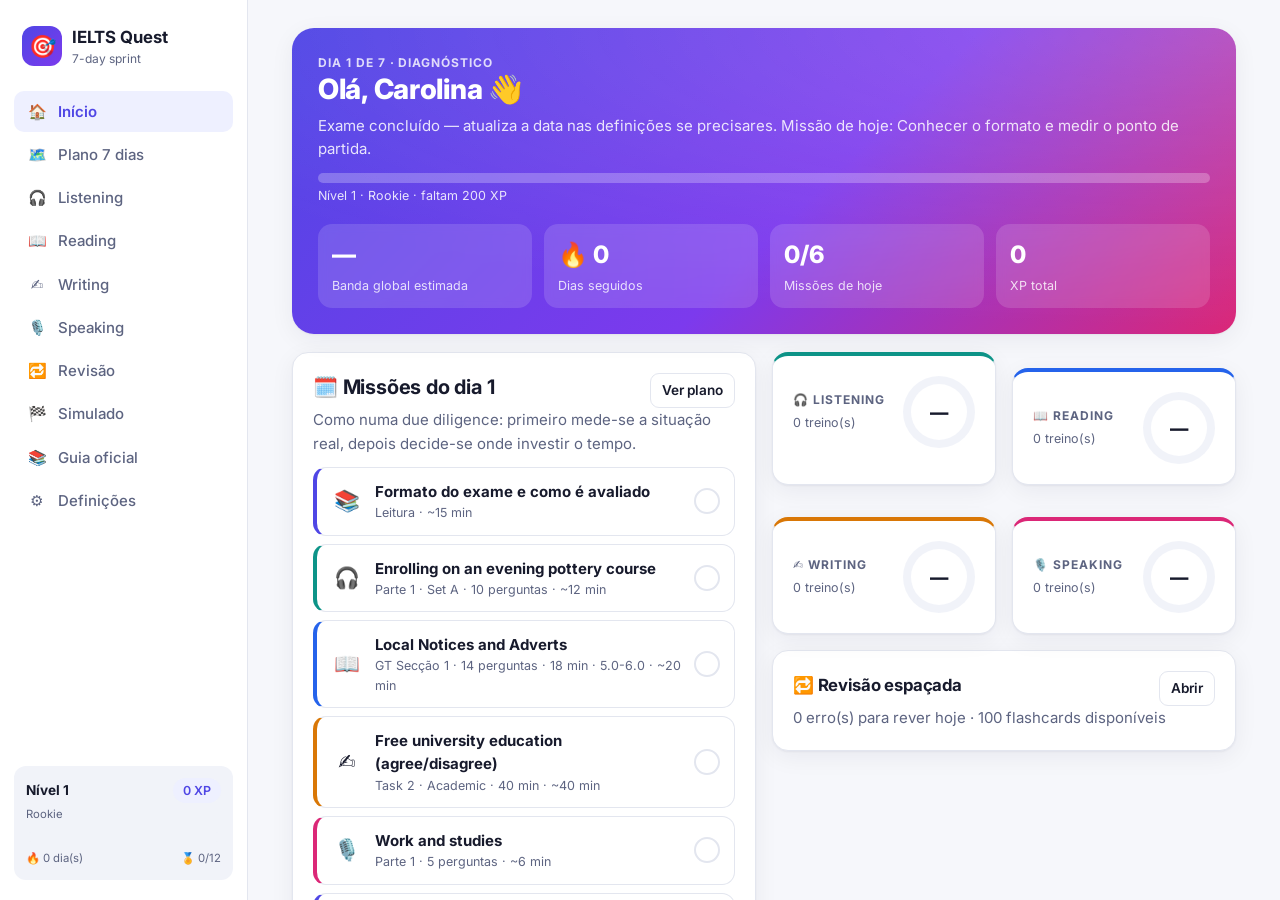
<file: index.html>
<!doctype html>
<html lang="pt-PT">
<head>
  <meta charset="utf-8">
  <meta name="viewport" content="width=device-width, initial-scale=1">
  <title>Learning Hub</title>
  <meta http-equiv="refresh" content="0; url=projects/01-ielts/app/">
  <style>body{font-family:system-ui,sans-serif;background:#f6f7fb;color:#171a2c;margin:0;padding:40px 16px;text-align:center}a{color:#4f46e5}</style>
</head>
<body>
  <p>A abrir o <a href="projects/01-ielts/app/">IELTS Quest</a>…</p>
</body>
</html>
</file>
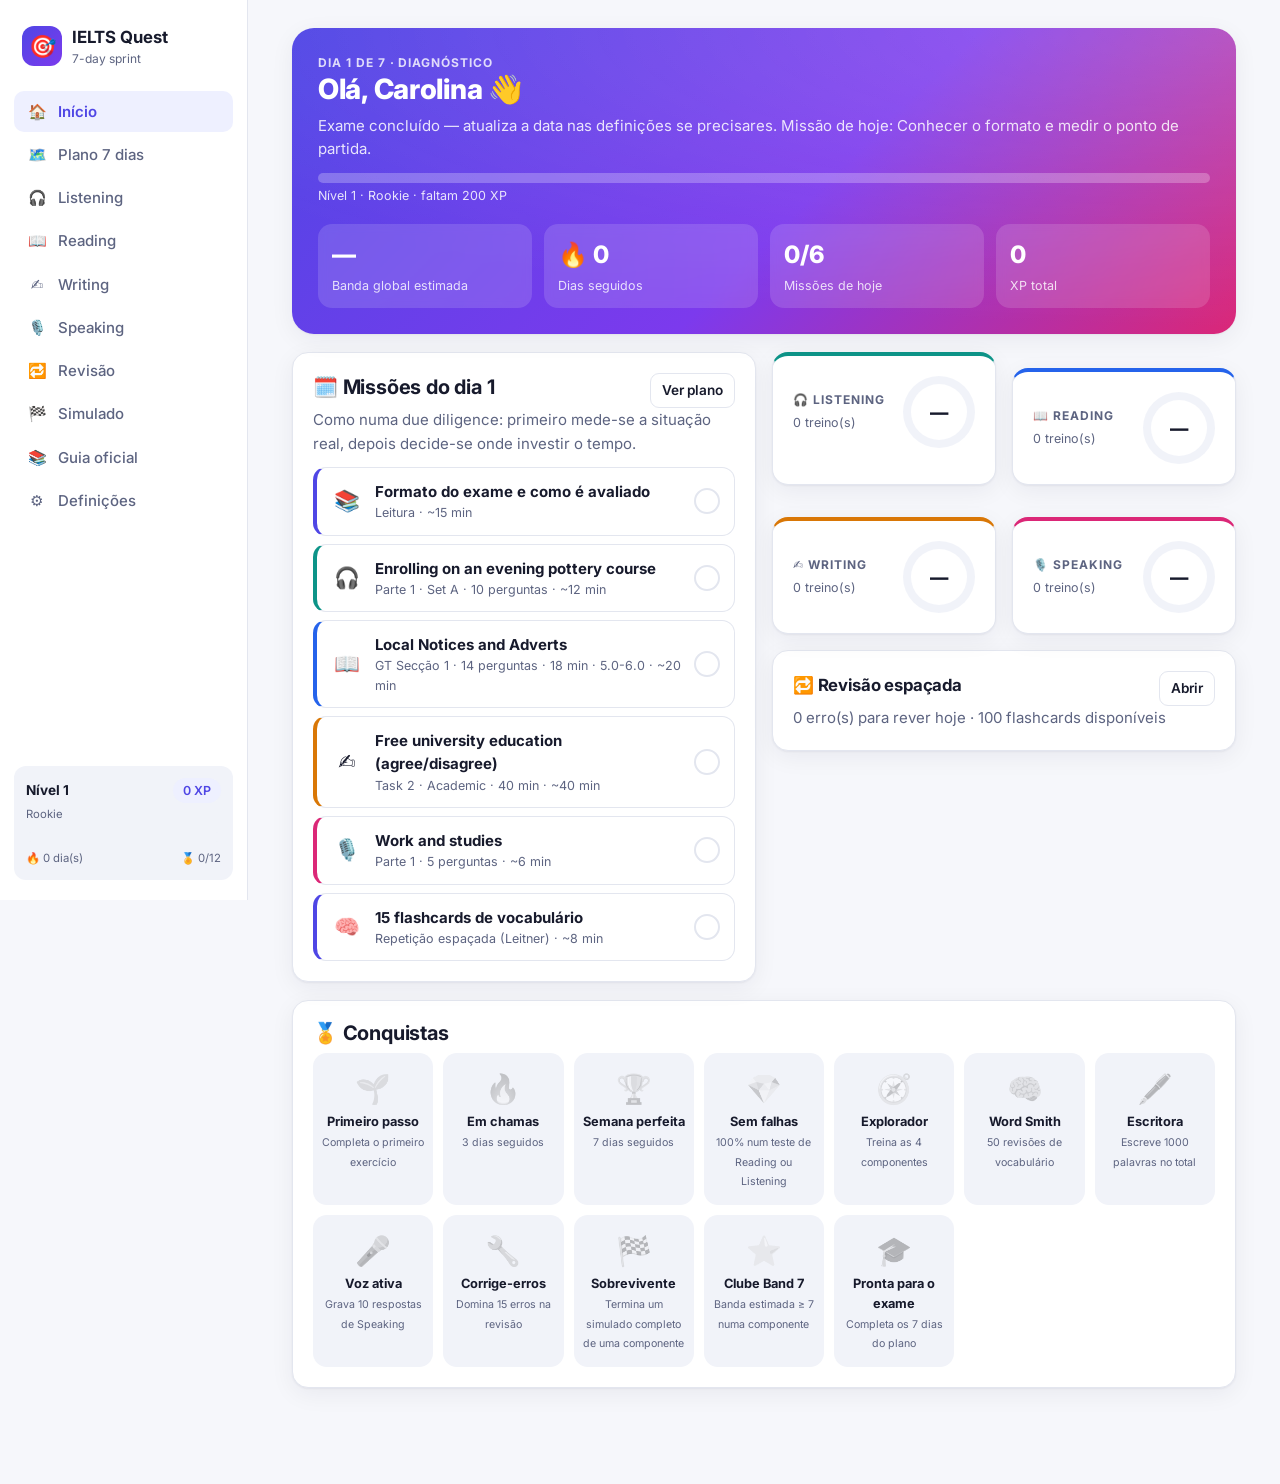
<file: projects/01-ielts/app/index.html>
<!doctype html>
<html lang="pt-PT">
<head>
  <meta charset="utf-8">
  <meta name="viewport" content="width=device-width, initial-scale=1, viewport-fit=cover">
  <title>IELTS Quest</title>
  <meta name="description" content="Plataforma gamificada de treino IELTS: plano de 7 dias, Listening, Reading, Writing e Speaking com feedback.">
  <meta name="theme-color" content="#4f46e5">
  <link rel="icon" href="data:image/svg+xml,<svg xmlns='http://www.w3.org/2000/svg' viewBox='0 0 100 100'><text y='.9em' font-size='90'>🎯</text></svg>">
  <link rel="preconnect" href="https://fonts.googleapis.com">
  <link href="https://fonts.googleapis.com/css2?family=Inter:wght@400;500;600;700;800&family=Source+Serif+4:opsz,wght@8..60,400;8..60,600&display=swap" rel="stylesheet">
  <link rel="stylesheet" href="styles.css">
</head>
<body>
  <div class="shell">
    <aside class="sidebar" id="sidebar">
      <a class="brand" href="#/">
        <span class="brand-mark">🎯</span>
        <span><b>IELTS Quest</b><small>7-day sprint</small></span>
      </a>
      <nav class="nav" id="nav">
        <a href="#/" data-route="home"><span>🏠</span>Início</a>
        <a href="#/plan" data-route="plan"><span>🗺️</span>Plano 7 dias</a>
        <a href="#/listening" data-route="listening"><span>🎧</span>Listening</a>
        <a href="#/reading" data-route="reading"><span>📖</span>Reading</a>
        <a href="#/writing" data-route="writing"><span>✍️</span>Writing</a>
        <a href="#/speaking" data-route="speaking"><span>🎙️</span>Speaking</a>
        <a href="#/review" data-route="review"><span>🔁</span>Revisão</a>
        <a href="#/mock" data-route="mock"><span>🏁</span>Simulado</a>
        <a href="#/guide" data-route="guide"><span>📚</span>Guia oficial</a>
        <a href="#/settings" data-route="settings"><span>⚙️</span>Definições</a>
      </nav>
      <div class="side-xp" id="sideXp"></div>
    </aside>
    <main class="main" id="main" tabindex="-1"></main>
  </div>
  <nav class="tabbar" id="tabbar">
    <a href="#/" data-route="home"><span>🏠</span>Início</a>
    <a href="#/plan" data-route="plan"><span>🗺️</span>Plano</a>
    <a href="#/review" data-route="review"><span>🔁</span>Revisão</a>
    <a href="#/mock" data-route="mock"><span>🏁</span>Simulado</a>
    <button type="button" id="moreBtn"><span>☰</span>Mais</button>
  </nav>
  <div class="toast-wrap" id="toasts" aria-live="polite"></div>
  <canvas id="confetti" aria-hidden="true"></canvas>

  <script src="data/reading.js"></script>
  <script src="data/reading-gt.js"></script>
  <script src="data/listening.js"></script>
  <script src="data/writing.js"></script>
  <script src="data/writing-gt.js"></script>
  <script src="data/speaking.js"></script>
  <script src="data/vocab.js"></script>
  <script src="js/content.js"></script>
  <script src="js/app.js"></script>
</body>
</html>
</file>
<file: projects/01-ielts/app/styles.css>
:root {
  --bg: #f6f7fb;
  --surface: #ffffff;
  --surface-2: #f1f3f9;
  --border: #e3e6ef;
  --text: #171a2c;
  --muted: #5d6481;
  --primary: #4f46e5;
  --primary-2: #7c3aed;
  --primary-soft: #eef0ff;
  --ok: #059669;
  --ok-soft: #e7f8f1;
  --bad: #dc2626;
  --bad-soft: #fdeeee;
  --warn: #b45309;
  --warn-soft: #fff6e6;
  --listening: #0d9488;
  --reading: #2563eb;
  --writing: #d97706;
  --speaking: #db2777;
  --shadow: 0 1px 2px rgba(20, 24, 50, .05), 0 6px 24px rgba(20, 24, 50, .06);
  --radius: 16px;
  --font: "Inter", system-ui, -apple-system, "Segoe UI", Roboto, sans-serif;
  --serif: "Source Serif 4", Georgia, serif;
  color-scheme: light;
}
@media (prefers-color-scheme: dark) {
  :root:not([data-theme="light"]) {
    --bg: #0f1120; --surface: #171a2e; --surface-2: #1f2340; --border: #2b3052;
    --text: #eceefb; --muted: #a2a8c8; --primary: #8b85ff; --primary-2: #b18cff; --primary-soft: #24264a;
    --ok: #34d399; --ok-soft: #12332a; --bad: #f87171; --bad-soft: #3a1d24; --warn: #fbbf24; --warn-soft: #3a2e14;
    --listening: #2dd4bf; --reading: #60a5fa; --writing: #fbbf24; --speaking: #f472b6;
    --shadow: 0 1px 2px rgba(0,0,0,.3), 0 8px 28px rgba(0,0,0,.35);
    color-scheme: dark;
  }
}
:root[data-theme="dark"] {
  --bg: #0f1120; --surface: #171a2e; --surface-2: #1f2340; --border: #2b3052;
  --text: #eceefb; --muted: #a2a8c8; --primary: #8b85ff; --primary-2: #b18cff; --primary-soft: #24264a;
  --ok: #34d399; --ok-soft: #12332a; --bad: #f87171; --bad-soft: #3a1d24; --warn: #fbbf24; --warn-soft: #3a2e14;
  --listening: #2dd4bf; --reading: #60a5fa; --writing: #fbbf24; --speaking: #f472b6;
  --shadow: 0 1px 2px rgba(0,0,0,.3), 0 8px 28px rgba(0,0,0,.35);
  color-scheme: dark;
}

* { box-sizing: border-box; }
html, body { margin: 0; }
body { background: var(--bg); color: var(--text); font: 15px/1.55 var(--font); -webkit-font-smoothing: antialiased; }
a { color: var(--primary); text-decoration: none; }
h1, h2, h3, h4 { line-height: 1.2; margin: 0 0 .5rem; letter-spacing: -.01em; }
h1 { font-size: 1.75rem; font-weight: 800; }
h2 { font-size: 1.25rem; font-weight: 700; }
h3 { font-size: 1.05rem; font-weight: 700; }
p { margin: 0 0 .75rem; }
small, .muted { color: var(--muted); }
button, input, select, textarea { font: inherit; color: inherit; }

/* Layout */
.shell { display: grid; grid-template-columns: 248px 1fr; min-height: 100vh; }
.sidebar { position: sticky; top: 0; height: 100vh; padding: 20px 14px; border-right: 1px solid var(--border); background: var(--surface); display: flex; flex-direction: column; gap: 18px; overflow-y: auto; }
.brand { display: flex; gap: 10px; align-items: center; color: var(--text); padding: 4px 8px; }
.brand-mark { width: 40px; height: 40px; display: grid; place-items: center; font-size: 22px; border-radius: 12px; background: linear-gradient(135deg, var(--primary), var(--primary-2)); }
.brand b { display: block; font-size: 1.05rem; }
.brand small { display: block; font-size: .75rem; }
.nav { display: flex; flex-direction: column; gap: 2px; }
.nav a { display: flex; gap: 10px; align-items: center; padding: 9px 12px; border-radius: 10px; color: var(--muted); font-weight: 500; }
.nav a span { width: 22px; text-align: center; }
.nav a:hover { background: var(--surface-2); color: var(--text); }
.nav a.active { background: var(--primary-soft); color: var(--primary); font-weight: 600; }
.side-xp { margin-top: auto; padding: 12px; border-radius: 12px; background: var(--surface-2); font-size: .85rem; }
.main { padding: 28px clamp(16px, 4vw, 44px) 96px; max-width: 1180px; width: 100%; outline: none; }
.tabbar { display: none; }

@media (max-width: 860px) {
  .shell { grid-template-columns: 1fr; }
  .sidebar { position: fixed; inset: 0 30% 0 0; z-index: 50; transform: translateX(-105%); transition: transform .25s; box-shadow: var(--shadow); }
  .sidebar.open { transform: none; }
  .main { padding: 18px 16px 100px; }
  .tabbar { display: grid; grid-template-columns: repeat(5, 1fr); position: fixed; bottom: 0; left: 0; right: 0; z-index: 40; background: var(--surface); border-top: 1px solid var(--border); padding: 6px 4px calc(6px + env(safe-area-inset-bottom)); }
  .tabbar a, .tabbar button { display: flex; flex-direction: column; align-items: center; gap: 2px; font-size: .7rem; color: var(--muted); background: none; border: 0; padding: 4px; cursor: pointer; }
  .tabbar span { font-size: 1.2rem; }
  .tabbar a.active { color: var(--primary); font-weight: 600; }
  h1 { font-size: 1.45rem; }
}

/* Components */
.card { background: var(--surface); border: 1px solid var(--border); border-radius: var(--radius); padding: 20px; box-shadow: var(--shadow); }
.card + .card { margin-top: 16px; }
.grid { display: grid; gap: 16px; }
.g2 { grid-template-columns: repeat(2, minmax(0, 1fr)); }
.g3 { grid-template-columns: repeat(3, minmax(0, 1fr)); }
.g4 { grid-template-columns: repeat(4, minmax(0, 1fr)); }
@media (max-width: 1000px) { .g4 { grid-template-columns: repeat(2, minmax(0, 1fr)); } .g3 { grid-template-columns: repeat(2, minmax(0, 1fr)); } }
@media (max-width: 600px) { .g2, .g3 { grid-template-columns: 1fr; } .g4 { grid-template-columns: repeat(2, minmax(0,1fr)); } }
.stack > * + * { margin-top: 16px; }
.row { display: flex; gap: 10px; align-items: center; flex-wrap: wrap; }
.spread { display: flex; gap: 12px; align-items: center; justify-content: space-between; flex-wrap: wrap; }
.page-head { margin-bottom: 20px; }
.page-head p { color: var(--muted); max-width: 70ch; }
.eyebrow { font-size: .75rem; font-weight: 700; text-transform: uppercase; letter-spacing: .08em; color: var(--muted); }

.btn { display: inline-flex; align-items: center; justify-content: center; gap: 8px; padding: 10px 16px; border-radius: 11px; border: 1px solid var(--border); background: var(--surface); color: var(--text); font-weight: 600; cursor: pointer; transition: transform .08s, background .15s; text-align: center; }
.btn:hover { background: var(--surface-2); }
.btn:active { transform: translateY(1px); }
.btn.primary { background: linear-gradient(135deg, var(--primary), var(--primary-2)); color: #fff; border: 0; }
.btn.primary:hover { filter: brightness(1.07); }
.btn.ok { background: var(--ok); color: #fff; border: 0; }
.btn.danger { color: var(--bad); }
.btn.sm { padding: 6px 11px; font-size: .85rem; border-radius: 9px; }
.btn.lg { padding: 13px 22px; font-size: 1rem; }
.btn:disabled { opacity: .5; cursor: not-allowed; }
.btn.rec { background: var(--bad); color: #fff; border: 0; }

.chip { display: inline-flex; align-items: center; gap: 5px; padding: 3px 10px; border-radius: 999px; font-size: .78rem; font-weight: 600; background: var(--surface-2); color: var(--muted); }
.chip.ok { background: var(--ok-soft); color: var(--ok); }
.chip.bad { background: var(--bad-soft); color: var(--bad); }
.chip.warn { background: var(--warn-soft); color: var(--warn); }
.chip.pri { background: var(--primary-soft); color: var(--primary); }

.skill-listening { --skill: var(--listening); }
.skill-reading { --skill: var(--reading); }
.skill-writing { --skill: var(--writing); }
.skill-speaking { --skill: var(--speaking); }
.skill-review, .skill-vocab, .skill-guide, .skill-mock { --skill: var(--primary); }
.skill-dot { width: 10px; height: 10px; border-radius: 50%; background: var(--skill); display: inline-block; }

/* Hero */
.hero { position: relative; overflow: hidden; border-radius: 22px; padding: 26px; color: #fff; background: radial-gradient(1200px 300px at 100% 0, rgba(255,255,255,.18), transparent), linear-gradient(135deg, #4f46e5, #7c3aed 55%, #db2777); box-shadow: var(--shadow); }
.hero h1 { color: #fff; }
.hero p { color: rgba(255,255,255,.85); }
.hero-stats { display: grid; grid-template-columns: repeat(4, minmax(0,1fr)); gap: 12px; margin-top: 18px; }
.hero-stat { background: rgba(255,255,255,.14); border-radius: 14px; padding: 12px 14px; backdrop-filter: blur(4px); }
.hero-stat b { display: block; font-size: 1.5rem; font-weight: 800; }
.hero-stat small { color: rgba(255,255,255,.82); }
@media (max-width: 600px) { .hero-stats { grid-template-columns: repeat(2, minmax(0,1fr)); } .hero { padding: 20px; } }

.xpbar { height: 10px; border-radius: 99px; background: var(--surface-2); overflow: hidden; }
.xpbar > i { display: block; height: 100%; background: linear-gradient(90deg, var(--primary), var(--primary-2)); border-radius: 99px; transition: width .6s; }
.hero .xpbar { background: rgba(255,255,255,.25); }
.hero .xpbar > i { background: #fff; }

/* Skill tiles */
.skill-tile { display: block; color: var(--text); border-top: 4px solid var(--skill); }
.skill-tile:hover { transform: translateY(-2px); transition: transform .15s; }
.ring { --p: 0; width: 72px; height: 72px; border-radius: 50%; display: grid; place-items: center; background: conic-gradient(var(--skill) calc(var(--p) * 1%), var(--surface-2) 0); }
.ring > span { width: 56px; height: 56px; border-radius: 50%; background: var(--surface); display: grid; place-items: center; font-weight: 800; font-size: 1.15rem; }

/* Missions */
.mission { display: flex; align-items: center; gap: 12px; padding: 12px 14px; border: 1px solid var(--border); border-radius: 13px; background: var(--surface); color: var(--text); border-left: 4px solid var(--skill); }
.mission + .mission { margin-top: 8px; }
.mission:hover { background: var(--surface-2); }
.mission .ico { font-size: 1.3rem; width: 32px; text-align: center; }
.mission .grow { flex: 1; min-width: 0; }
.mission .grow b { display: block; }
.mission .grow small { display: block; }
.mission.done { opacity: .7; }
.mission.done .check { background: var(--ok); color: #fff; border-color: var(--ok); }
.check { width: 26px; height: 26px; border-radius: 50%; border: 2px solid var(--border); display: grid; place-items: center; font-size: .8rem; flex: none; }

/* Day map */
.daymap { display: grid; grid-template-columns: repeat(7, minmax(0,1fr)); gap: 10px; }
@media (max-width: 860px) { .daymap { grid-template-columns: repeat(4, minmax(0,1fr)); } }
.day { padding: 12px; border-radius: 14px; border: 2px solid var(--border); background: var(--surface); cursor: pointer; text-align: left; }
.day b { display: block; font-size: 1.05rem; }
.day small { display: block; font-size: .75rem; }
.day.today { border-color: var(--primary); box-shadow: 0 0 0 4px var(--primary-soft); }
.day.sel { background: var(--primary-soft); }
.day.complete { border-color: var(--ok); }
.day .mini { height: 5px; background: var(--surface-2); border-radius: 9px; overflow: hidden; margin-top: 8px; }
.day .mini i { display: block; height: 100%; background: var(--ok); }

/* Lists */
.ex-item { display: flex; gap: 14px; align-items: center; color: var(--text); padding: 14px 16px; border-radius: 14px; border: 1px solid var(--border); background: var(--surface); }
.ex-item:hover { border-color: var(--skill); }
.ex-item + .ex-item { margin-top: 10px; }
.ex-item .badge-num { width: 44px; height: 44px; border-radius: 12px; display: grid; place-items: center; font-weight: 800; background: color-mix(in srgb, var(--skill) 14%, transparent); color: var(--skill); flex: none; }
.ex-item .grow { flex: 1; min-width: 0; }

/* Exercise layout */
.ex-top { position: sticky; top: 0; z-index: 20; background: color-mix(in srgb, var(--bg) 88%, transparent); backdrop-filter: blur(8px); padding: 10px 0; margin: -10px 0 14px; display: flex; gap: 10px; align-items: center; justify-content: space-between; flex-wrap: wrap; border-bottom: 1px solid var(--border); }
.timer { font-variant-numeric: tabular-nums; font-weight: 800; padding: 6px 12px; border-radius: 10px; background: var(--surface); border: 1px solid var(--border); }
.timer.low { color: var(--bad); border-color: var(--bad); }
.split { display: grid; grid-template-columns: minmax(0, 1.1fr) minmax(0, 1fr); gap: 18px; align-items: start; }
.split > .passage { position: sticky; top: 70px; max-height: calc(100vh - 90px); overflow-y: auto; }
@media (max-width: 960px) { .split { grid-template-columns: 1fr; } .split > .passage { position: static; max-height: none; } }
.passage { font-family: var(--serif); font-size: 1.03rem; line-height: 1.7; }
.passage h2 { font-family: var(--font); }
.passage .para { display: flex; gap: 12px; }
.passage .para b { font-family: var(--font); color: var(--muted); min-width: 18px; }
.tabs { display: flex; gap: 6px; flex-wrap: wrap; margin-bottom: 12px; }
.tab { padding: 7px 13px; border-radius: 10px; border: 1px solid var(--border); background: var(--surface); cursor: pointer; font-weight: 600; font-size: .88rem; }
.tab.active { background: var(--primary); color: #fff; border-color: var(--primary); }

.qgroup { margin-bottom: 22px; }
.qgroup .instr { font-size: .9rem; padding: 10px 12px; background: var(--surface-2); border-radius: 10px; margin-bottom: 10px; font-style: italic; }
.optlist { font-size: .88rem; margin: 0 0 10px; padding: 10px 14px; border: 1px dashed var(--border); border-radius: 10px; }
.optlist div { padding: 1px 0; }
.q { padding: 12px 0; border-bottom: 1px solid var(--border); }
.q:last-child { border-bottom: 0; }
.q .qn { display: inline-grid; place-items: center; min-width: 26px; height: 26px; padding: 0 6px; border-radius: 8px; background: var(--primary-soft); color: var(--primary); font-weight: 700; font-size: .82rem; margin-right: 8px; }
.q .qp { margin-bottom: 8px; }
.choices { display: flex; flex-wrap: wrap; gap: 6px; }
.choice { padding: 7px 12px; border-radius: 10px; border: 1px solid var(--border); background: var(--surface); cursor: pointer; font-size: .9rem; text-align: left; }
.choice:hover { border-color: var(--primary); }
.choice.sel { background: var(--primary); color: #fff; border-color: var(--primary); }
.choices.col { flex-direction: column; }
.choices.col .choice { width: 100%; }
.gap-input, .select { padding: 8px 11px; border-radius: 10px; border: 1px solid var(--border); background: var(--surface); min-width: 180px; max-width: 100%; }
.gap-input:focus, .select:focus, textarea:focus, input:focus { outline: 2px solid var(--primary); outline-offset: 1px; }

/* Feedback */
.fb { margin-top: 10px; padding: 12px 14px; border-radius: 12px; font-size: .9rem; }
.fb.ok { background: var(--ok-soft); }
.fb.bad { background: var(--bad-soft); }
.fb p { margin: 4px 0; }
.fb .lbl { font-weight: 700; }
.q.correct .qn { background: var(--ok); color: #fff; }
.q.wrong .qn { background: var(--bad); color: #fff; }
.result-hero { text-align: center; padding: 28px 20px; }
.result-hero .big { font-size: 3.4rem; font-weight: 800; line-height: 1; background: linear-gradient(135deg, var(--primary), var(--primary-2)); -webkit-background-clip: text; background-clip: text; color: transparent; }
.reco { padding: 14px 16px; border-radius: 12px; border-left: 4px solid var(--primary); background: var(--primary-soft); }
.reco + .reco { margin-top: 10px; }
.bars .bar { display: grid; grid-template-columns: 150px 1fr 48px; gap: 10px; align-items: center; font-size: .88rem; margin: 6px 0; }
.bars .bar .track { height: 9px; border-radius: 9px; background: var(--surface-2); overflow: hidden; }
.bars .bar .track i { display: block; height: 100%; }

/* Writing */
textarea.essay { width: 100%; min-height: 360px; padding: 16px; border-radius: 14px; border: 1px solid var(--border); background: var(--surface); font: 1.02rem/1.7 var(--serif); resize: vertical; }
.wc { font-variant-numeric: tabular-nums; font-weight: 700; }
.chartbox { background: var(--surface-2); border-radius: 12px; padding: 12px; overflow-x: auto; }
.chartbox svg { display: block; width: 100%; height: auto; min-width: 420px; }
.chartbox table { border-collapse: collapse; width: 100%; font-size: .88rem; background: var(--surface); }
.chartbox th, .chartbox td { border: 1px solid var(--border); padding: 7px 10px; text-align: right; }
.chartbox th:first-child, .chartbox td:first-child { text-align: left; }
.model { font-family: var(--serif); white-space: pre-wrap; line-height: 1.7; background: var(--surface-2); padding: 16px; border-radius: 12px; }
.crit { padding: 12px 0; border-bottom: 1px solid var(--border); }
.crit:last-child { border: 0; }
.bandpick { display: flex; gap: 5px; flex-wrap: wrap; margin: 8px 0 6px; }
.bandpick button { width: 42px; padding: 6px 0; border-radius: 9px; border: 1px solid var(--border); background: var(--surface); cursor: pointer; font-weight: 700; }
.bandpick button.sel { background: var(--primary); color: #fff; border-color: var(--primary); }
.desc { font-size: .85rem; color: var(--muted); min-height: 2.4em; }
ul.clean { padding-left: 1.1rem; margin: 6px 0; }
ul.clean li { margin: 3px 0; }
.kv { display: grid; grid-template-columns: repeat(auto-fit, minmax(130px, 1fr)); gap: 10px; }
.kv > div { background: var(--surface-2); border-radius: 12px; padding: 10px 12px; }
.kv b { display: block; font-size: 1.25rem; }
.kv small { font-size: .78rem; }
mark { background: color-mix(in srgb, var(--warn) 25%, transparent); color: inherit; border-radius: 3px; padding: 0 2px; }

/* Speaking */
.cue { border: 2px solid var(--speaking); border-radius: 16px; padding: 18px 20px; background: color-mix(in srgb, var(--speaking) 6%, var(--surface)); }
.cue h3 { font-size: 1.15rem; }
.bigq { font-size: 1.35rem; font-weight: 700; line-height: 1.35; margin: 6px 0 14px; }
.transcript { min-height: 70px; padding: 12px 14px; border-radius: 12px; background: var(--surface-2); font-size: .95rem; }
.transcript .interim { color: var(--muted); }
.pulse { width: 12px; height: 12px; border-radius: 50%; background: var(--bad); animation: pulse 1s infinite; display: inline-block; }
@keyframes pulse { 50% { opacity: .25; } }

/* Listening player */
.player { display: flex; gap: 14px; align-items: center; padding: 16px; border-radius: 16px; background: linear-gradient(135deg, color-mix(in srgb, var(--listening) 16%, var(--surface)), var(--surface)); border: 1px solid var(--border); flex-wrap: wrap; }
.player .wave { flex: 1; min-width: 160px; height: 8px; border-radius: 8px; background: var(--surface-2); overflow: hidden; }
.player .wave i { display: block; height: 100%; background: var(--listening); transition: width .3s; }
.script-line { padding: 6px 0; border-bottom: 1px dashed var(--border); font-size: .93rem; }
.script-line b { color: var(--listening); }

/* Flashcards */
.flash { perspective: 1000px; max-width: 560px; margin: 0 auto; }
.flash-inner { position: relative; min-height: 240px; transition: transform .5s; transform-style: preserve-3d; cursor: pointer; }
.flash.flipped .flash-inner { transform: rotateY(180deg); }
.flash-face { position: absolute; inset: 0; backface-visibility: hidden; -webkit-backface-visibility: hidden; display: flex; flex-direction: column; justify-content: center; align-items: center; text-align: center; padding: 24px; border-radius: 20px; background: var(--surface); border: 1px solid var(--border); box-shadow: var(--shadow); }
.flash-face.back { transform: rotateY(180deg); background: var(--primary-soft); }
.flash-face .term { font-size: 1.7rem; font-weight: 800; }

/* Badges */
.badges { display: grid; grid-template-columns: repeat(auto-fill, minmax(118px, 1fr)); gap: 10px; }
.badge { text-align: center; padding: 14px 8px; border-radius: 14px; background: var(--surface-2); font-size: .8rem; }
.badge .em { font-size: 1.8rem; display: block; filter: grayscale(1); opacity: .35; }
.badge.on { background: var(--primary-soft); }
.badge.on .em { filter: none; opacity: 1; }
.badge b { display: block; }

/* Tables */
table.t { width: 100%; border-collapse: collapse; font-size: .9rem; }
table.t th, table.t td { padding: 9px 10px; border-bottom: 1px solid var(--border); text-align: left; vertical-align: top; }
table.t th { font-size: .78rem; text-transform: uppercase; letter-spacing: .05em; color: var(--muted); }
.table-wrap { overflow-x: auto; }

/* Toasts / confetti */
.toast-wrap { position: fixed; top: 16px; right: 16px; z-index: 100; display: flex; flex-direction: column; gap: 8px; pointer-events: none; }
.toast { background: var(--text); color: var(--bg); padding: 10px 16px; border-radius: 12px; font-weight: 600; box-shadow: var(--shadow); animation: tin .3s; max-width: 320px; }
@keyframes tin { from { opacity: 0; transform: translateY(-8px); } }
#confetti { position: fixed; inset: 0; pointer-events: none; z-index: 99; width: 100%; height: 100%; }

.notice { padding: 12px 14px; border-radius: 12px; background: var(--warn-soft); color: var(--text); font-size: .9rem; }
.notice b { color: var(--warn); }
details summary { cursor: pointer; font-weight: 600; }
details { padding: 10px 0; border-bottom: 1px solid var(--border); }
label.field { display: block; margin-bottom: 14px; }
label.field span { display: block; font-weight: 600; margin-bottom: 4px; }
label.field input, label.field select { padding: 9px 12px; border-radius: 10px; border: 1px solid var(--border); background: var(--surface); width: 100%; max-width: 360px; }
.empty { text-align: center; padding: 40px 20px; color: var(--muted); }
.hide { display: none !important; }
</file>
